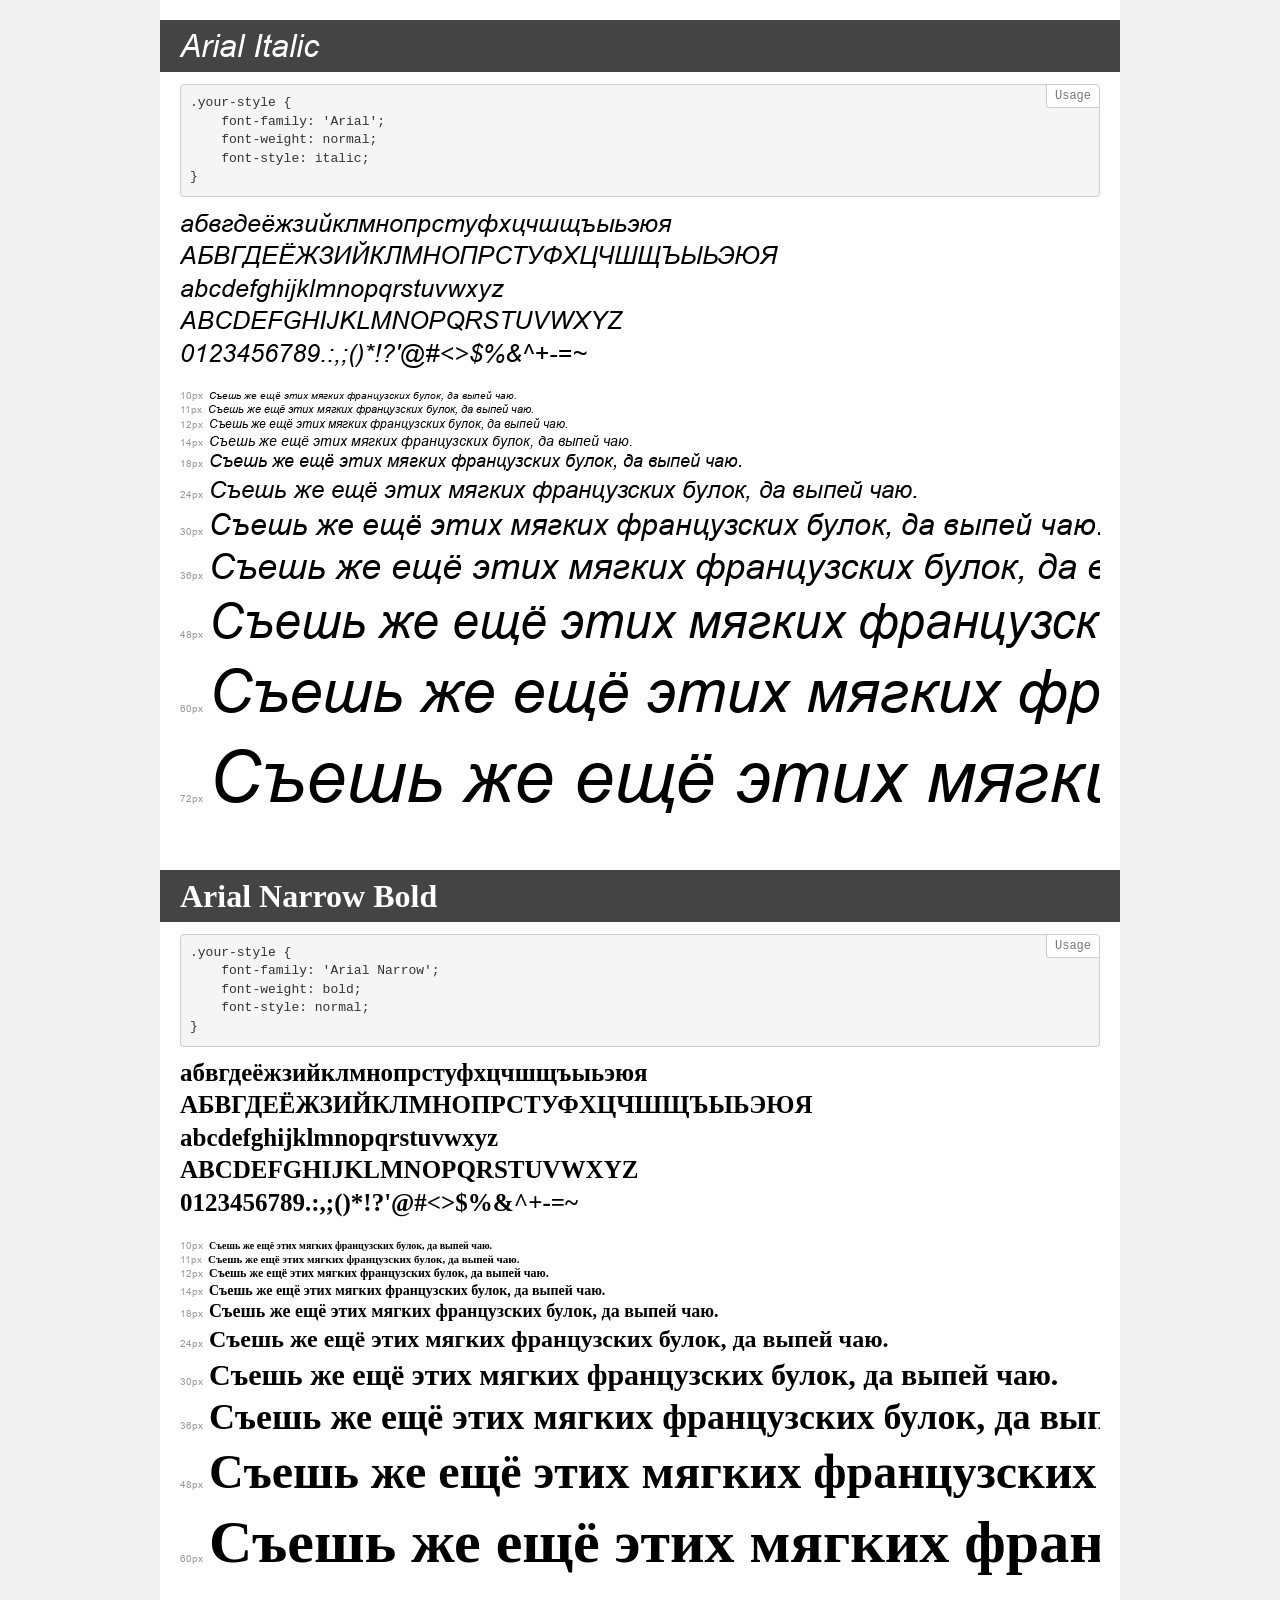
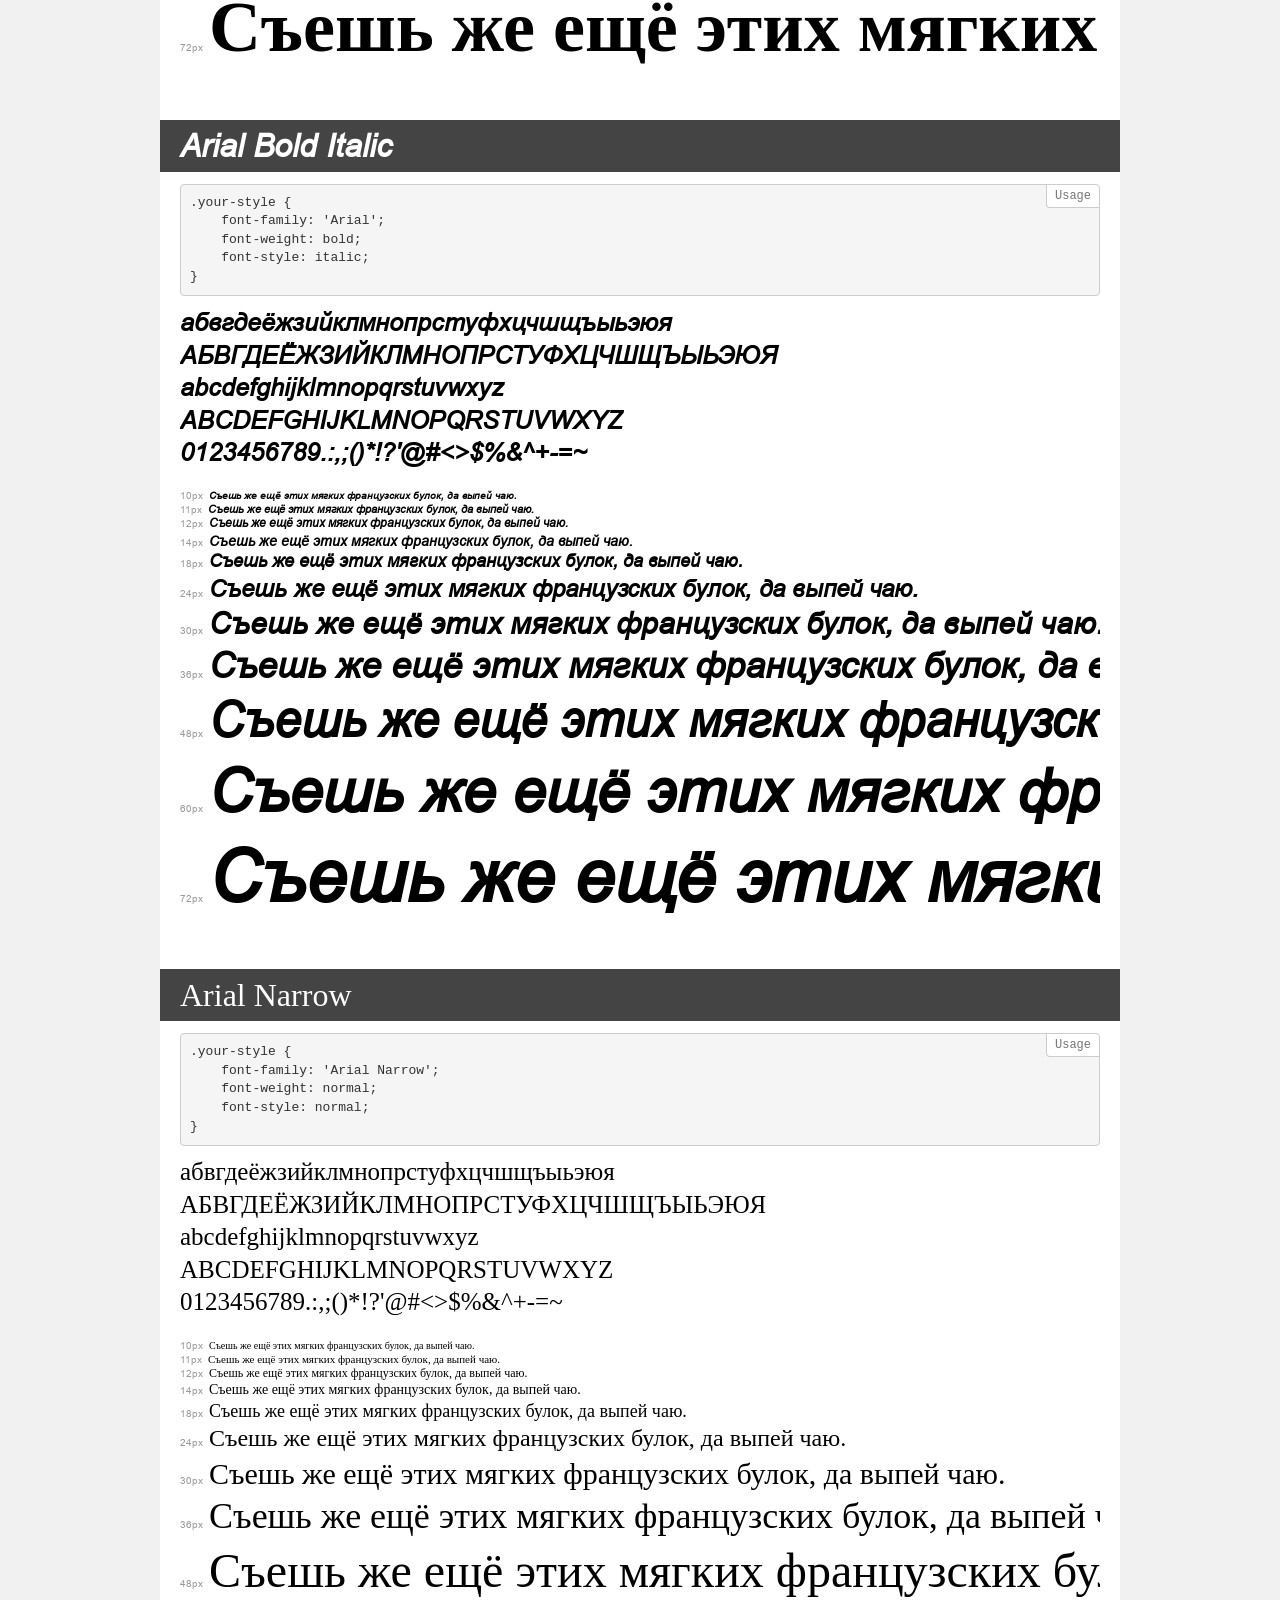
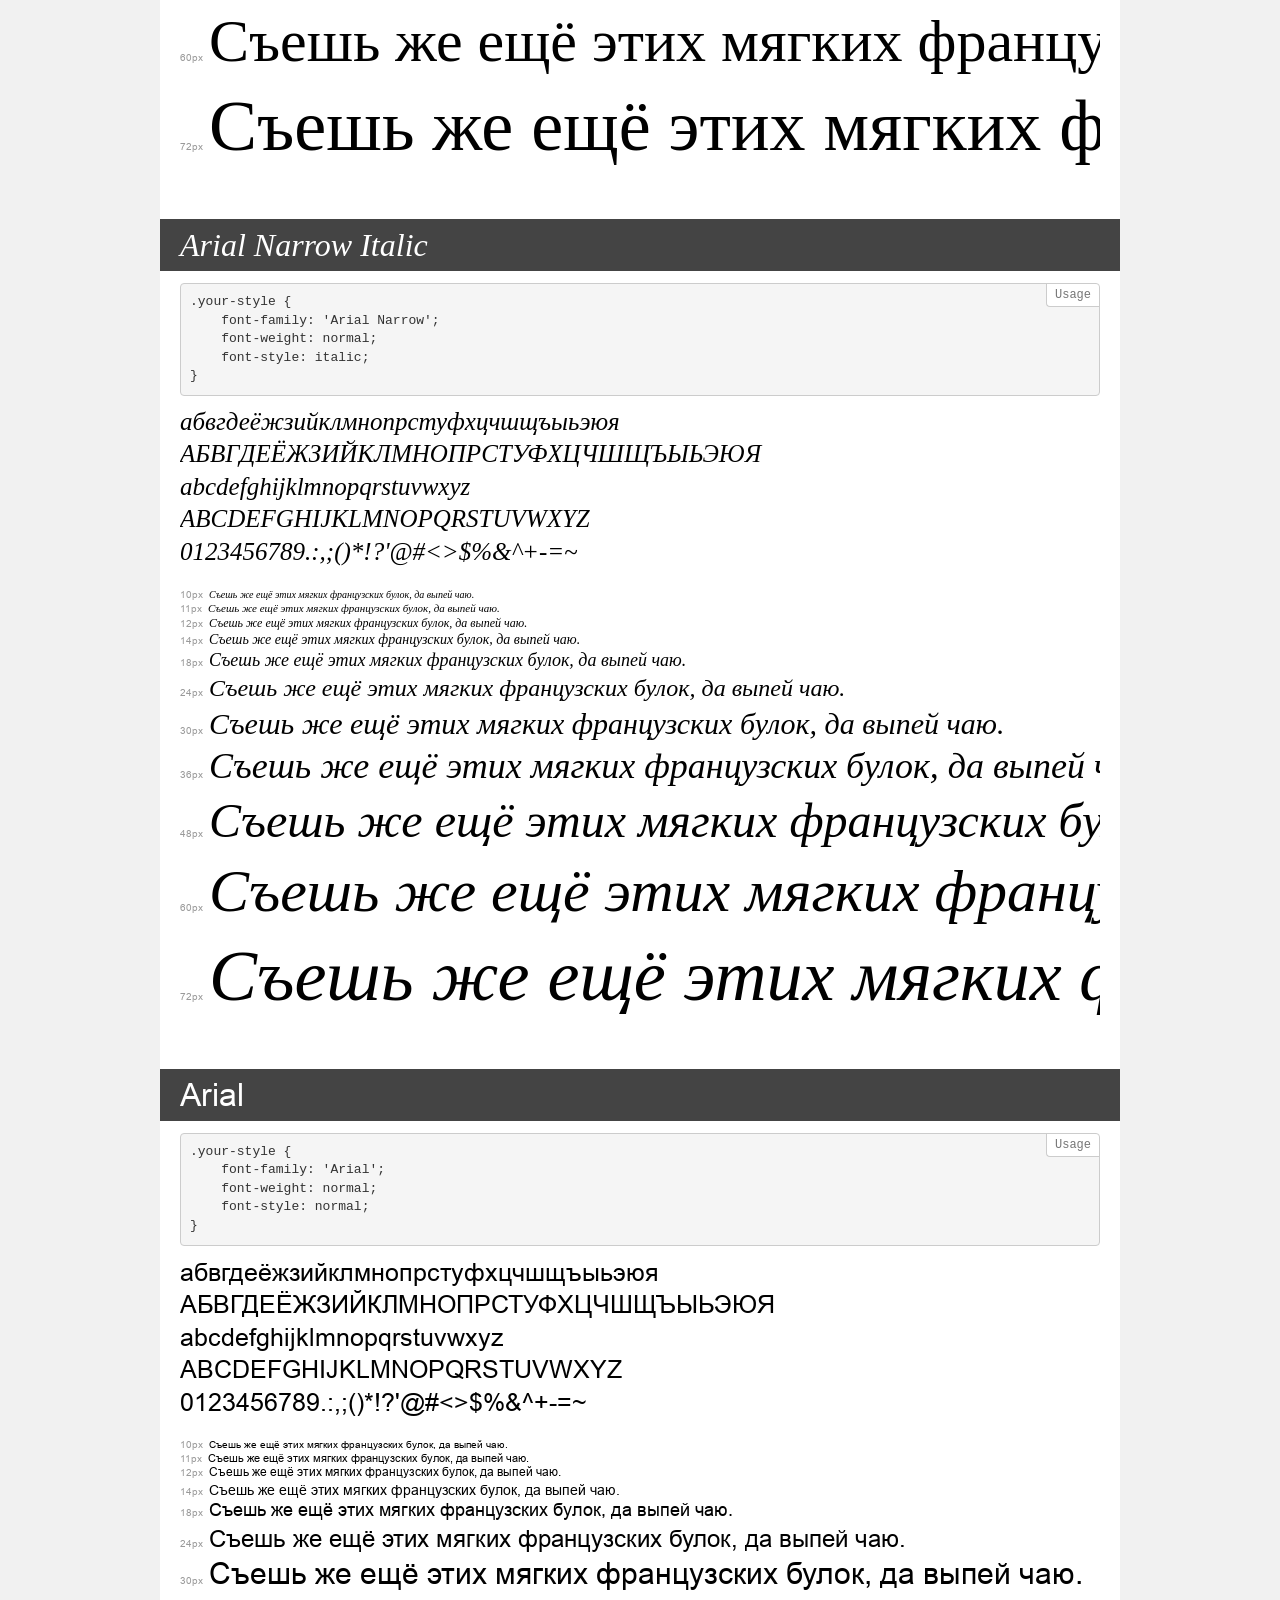
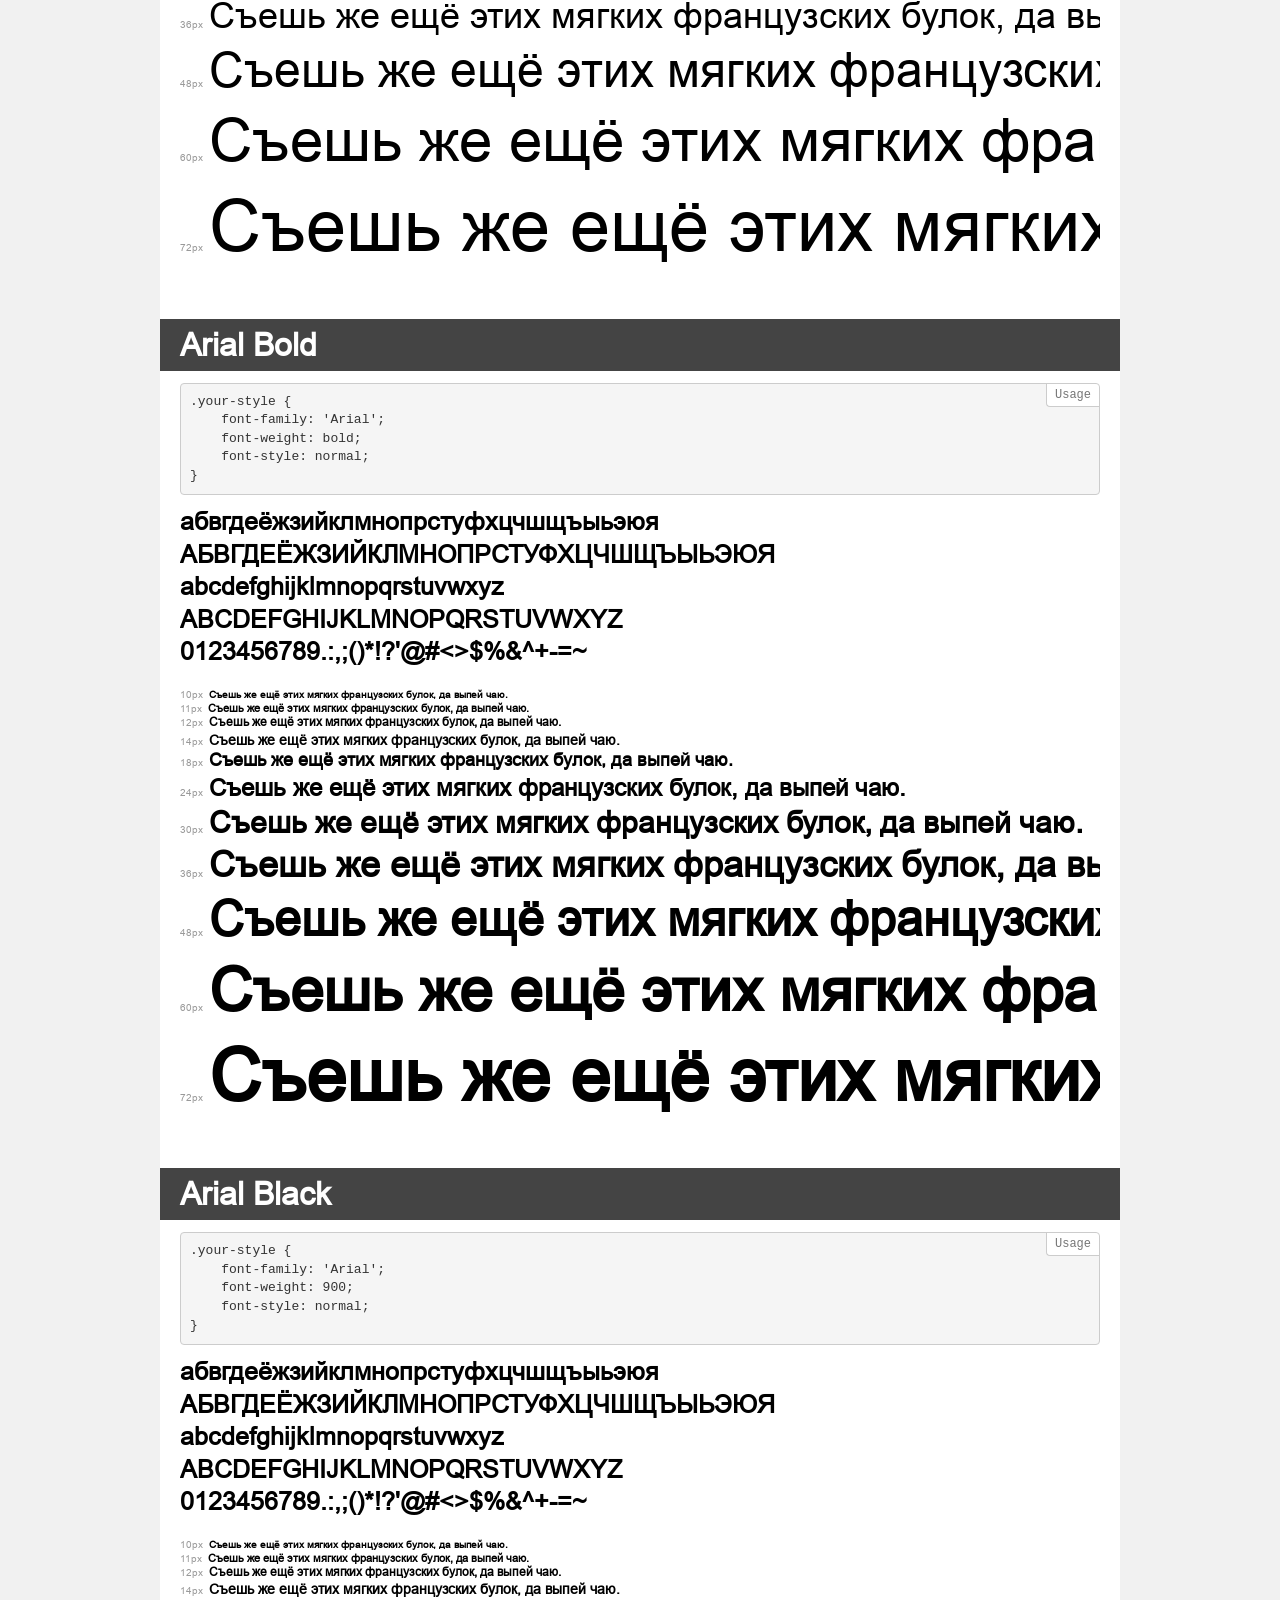
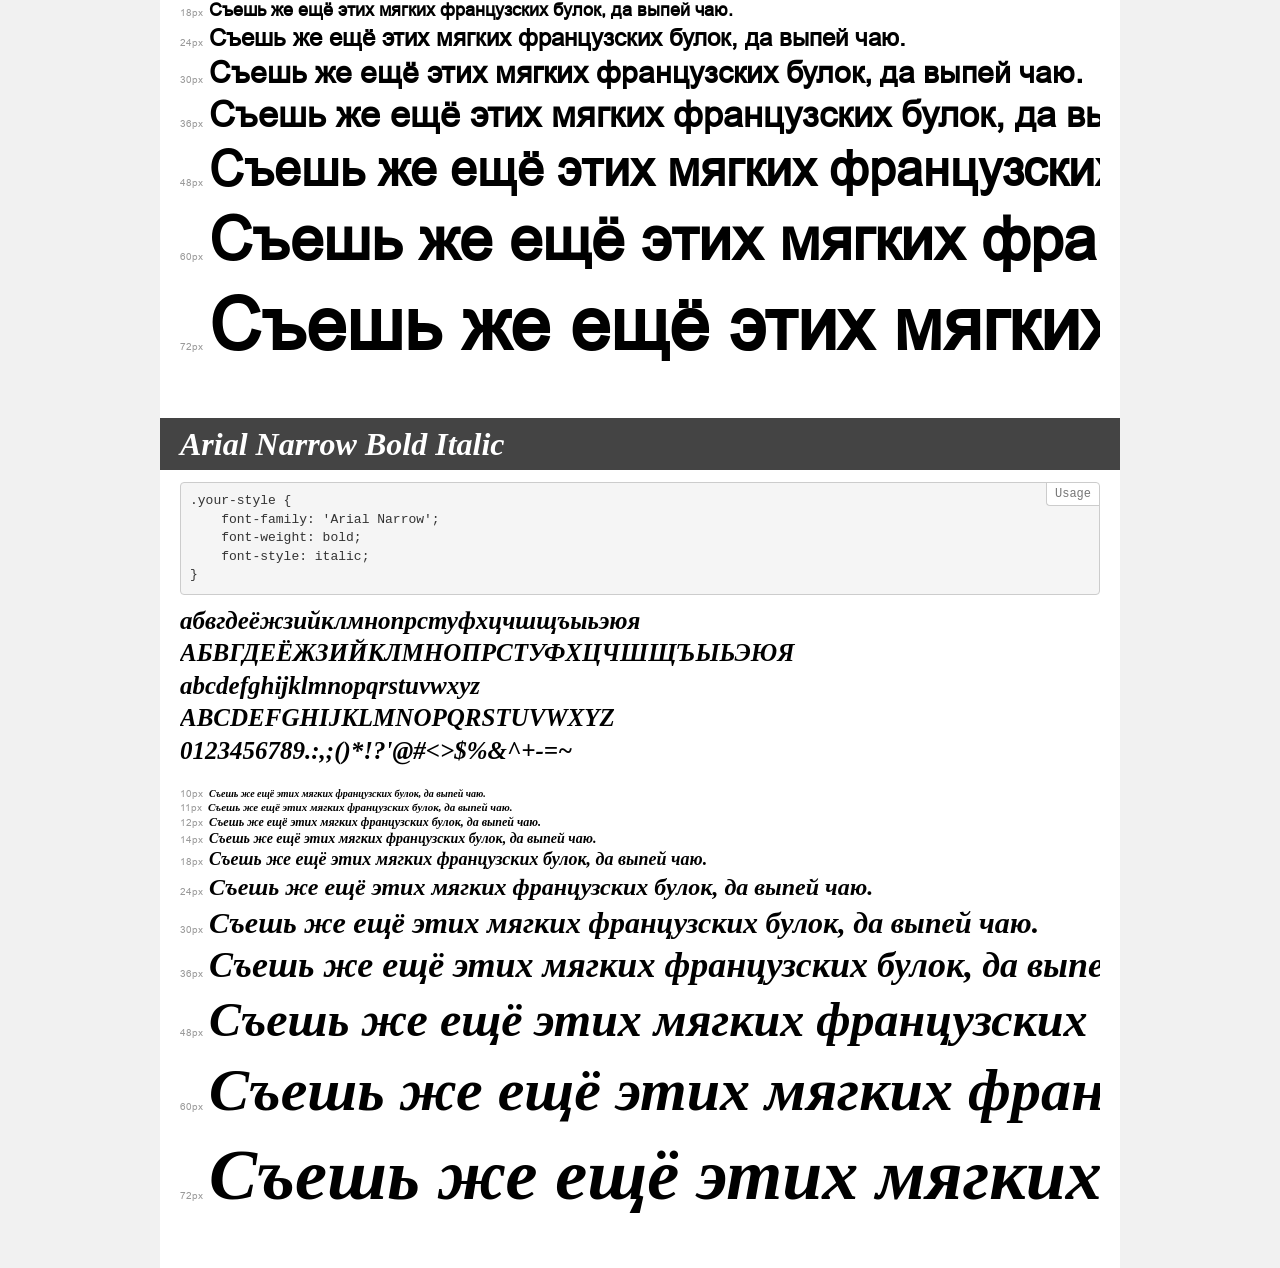
<file: Shelter/assets/fonts/Arial/demo.html>
<!DOCTYPE html>
<html>
<head>
	<meta charset="utf-8">
	<meta http-equiv="X-UA-Compatible" content="IE=edge">
	<meta name="viewport" content="width=device-width, initial-scale=1">
	<meta name="robots" content="noindex, noarchive">
	<title>Transfonter demo</title>
	<link href="stylesheet.css" rel="stylesheet">
	<style>
		/*
		http://meyerweb.com/eric/tools/css/reset/
		v2.0 | 20110126
		License: none (public domain)
		*/
		html, body, div, span, applet, object, iframe,
		h1, h2, h3, h4, h5, h6, p, blockquote, pre,
		a, abbr, acronym, address, big, cite, code,
		del, dfn, em, img, ins, kbd, q, s, samp,
		small, strike, strong, sub, sup, tt, var,
		b, u, i, center,
		dl, dt, dd, ol, ul, li,
		fieldset, form, label, legend,
		table, caption, tbody, tfoot, thead, tr, th, td,
		article, aside, canvas, details, embed,
		figure, figcaption, footer, header, hgroup,
		menu, nav, output, ruby, section, summary,
		time, mark, audio, video {
			margin: 0;
			padding: 0;
			border: 0;
			font-size: 100%;
			font: inherit;
			vertical-align: baseline;
		}
		/* HTML5 display-role reset for older browsers */
		article, aside, details, figcaption, figure,
		footer, header, hgroup, menu, nav, section {
			display: block;
		}
		body {
			line-height: 1;
		}
		ol, ul {
			list-style: none;
		}
		blockquote, q {
			quotes: none;
		}
		blockquote:before, blockquote:after,
		q:before, q:after {
			content: '';
			content: none;
		}
		table {
			border-collapse: collapse;
			border-spacing: 0;
		}
		/* common styles */
		body {
			background: #f1f1f1;
			color: #000;
		}
		.page {
			background: #fff;
			width: 920px;
			margin: 0 auto;
			padding: 20px 20px 0 20px;
			overflow: hidden;
		}
		.font-container {
			overflow-x: auto;
			overflow-y: hidden;
			margin-bottom: 40px;
			line-height: 1.3;
			white-space: nowrap;
			padding-bottom: 5px;
		}
		h1 {
			position: relative;
			background: #444;
			font-size: 32px;
			color: #fff;
			padding: 10px 20px;
			margin: 0 -20px 12px -20px;
		}
		.letters {
			font-size: 25px;
			margin-bottom: 20px;
		}
		.s10:before {
			content: '10px';
		}
		.s11:before {
			content: '11px';
		}
		.s12:before {
			content: '12px';
		}
		.s14:before {
			content: '14px';
		}
		.s18:before {
			content: '18px';
		}
		.s24:before {
			content: '24px';
		}
		.s30:before {
			content: '30px';
		}
		.s36:before {
			content: '36px';
		}
		.s48:before {
			content: '48px';
		}
		.s60:before {
			content: '60px';
		}
		.s72:before {
			content: '72px';
		}
		.s10:before, .s11:before, .s12:before, .s14:before,
		.s18:before, .s24:before, .s30:before, .s36:before,
		.s48:before, .s60:before, .s72:before {
			font-family: Arial, sans-serif;
			font-size: 10px;
			font-weight: normal;
			font-style: normal;
			color: #999;
			padding-right: 6px;
		}
		pre {
			display: block;
			position: relative;
			padding: 9px;
			margin: 0 0 10px;
			font-family: Monaco, Menlo, Consolas, "Courier New", monospace !important;
			font-size: 13px;
			line-height: 1.428571429;
			color: #333;
			font-weight: normal !important;
			font-style: normal !important;
			background-color: #f5f5f5;
			border: 1px solid #ccc;
			overflow-x: auto;
			border-radius: 4px;
		}
		pre:after {
			display: block;
			position: absolute;
			right: 0;
			top: 0;
			content: 'Usage';
			line-height: 1;
			padding: 5px 8px;
			font-size: 12px;
			color: #767676;
			background-color: #fff;
			border: 1px solid #ccc;
			border-right: none;
			border-top: none;
			border-radius: 0 4px 0 4px;
			z-index: 10;
		}
		/* responsive */
		@media (max-width: 959px) {
			.page {
				width: auto;
				margin: 0;
			}
		}
	</style>
</head>
<body>
<div class="page">
	<div class="demo" style="font-family: 'Arial'; font-weight: normal; font-style: italic;">
		<h1>Arial Italic</h1>
		<pre>.your-style {
    font-family: 'Arial';
    font-weight: normal;
    font-style: italic;
}</pre>
		<div class="font-container">
			<p class="letters">
				абвгдеёжзийклмнопрстуфхцчшщъыьэюя <br />
				АБВГДЕЁЖЗИЙКЛМНОПРСТУФХЦЧШЩЪЫЬЭЮЯ <br />
				abcdefghijklmnopqrstuvwxyz <br />
				ABCDEFGHIJKLMNOPQRSTUVWXYZ <br />				0123456789.:,;()*!?'@#<>$%&^+-=~
			</p>
			<p class="s10" style="font-size: 10px;">Съешь же ещё этих мягких французских булок, да выпей чаю.</p>
			<p class="s11" style="font-size: 11px;">Съешь же ещё этих мягких французских булок, да выпей чаю.</p>
			<p class="s12" style="font-size: 12px;">Съешь же ещё этих мягких французских булок, да выпей чаю.</p>
			<p class="s14" style="font-size: 14px;">Съешь же ещё этих мягких французских булок, да выпей чаю.</p>
			<p class="s18" style="font-size: 18px;">Съешь же ещё этих мягких французских булок, да выпей чаю.</p>
			<p class="s24" style="font-size: 24px;">Съешь же ещё этих мягких французских булок, да выпей чаю.</p>
			<p class="s30" style="font-size: 30px;">Съешь же ещё этих мягких французских булок, да выпей чаю.</p>
			<p class="s36" style="font-size: 36px;">Съешь же ещё этих мягких французских булок, да выпей чаю.</p>
			<p class="s48" style="font-size: 48px;">Съешь же ещё этих мягких французских булок, да выпей чаю.</p>
			<p class="s60" style="font-size: 60px;">Съешь же ещё этих мягких французских булок, да выпей чаю.</p>
			<p class="s72" style="font-size: 72px;">Съешь же ещё этих мягких французских булок, да выпей чаю.</p>
		</div>
	</div>
	<div class="demo" style="font-family: 'Arial Narrow'; font-weight: bold; font-style: normal;">
		<h1>Arial Narrow Bold</h1>
		<pre>.your-style {
    font-family: 'Arial Narrow';
    font-weight: bold;
    font-style: normal;
}</pre>
		<div class="font-container">
			<p class="letters">
				абвгдеёжзийклмнопрстуфхцчшщъыьэюя <br />
				АБВГДЕЁЖЗИЙКЛМНОПРСТУФХЦЧШЩЪЫЬЭЮЯ <br />
				abcdefghijklmnopqrstuvwxyz <br />
				ABCDEFGHIJKLMNOPQRSTUVWXYZ <br />				0123456789.:,;()*!?'@#<>$%&^+-=~
			</p>
			<p class="s10" style="font-size: 10px;">Съешь же ещё этих мягких французских булок, да выпей чаю.</p>
			<p class="s11" style="font-size: 11px;">Съешь же ещё этих мягких французских булок, да выпей чаю.</p>
			<p class="s12" style="font-size: 12px;">Съешь же ещё этих мягких французских булок, да выпей чаю.</p>
			<p class="s14" style="font-size: 14px;">Съешь же ещё этих мягких французских булок, да выпей чаю.</p>
			<p class="s18" style="font-size: 18px;">Съешь же ещё этих мягких французских булок, да выпей чаю.</p>
			<p class="s24" style="font-size: 24px;">Съешь же ещё этих мягких французских булок, да выпей чаю.</p>
			<p class="s30" style="font-size: 30px;">Съешь же ещё этих мягких французских булок, да выпей чаю.</p>
			<p class="s36" style="font-size: 36px;">Съешь же ещё этих мягких французских булок, да выпей чаю.</p>
			<p class="s48" style="font-size: 48px;">Съешь же ещё этих мягких французских булок, да выпей чаю.</p>
			<p class="s60" style="font-size: 60px;">Съешь же ещё этих мягких французских булок, да выпей чаю.</p>
			<p class="s72" style="font-size: 72px;">Съешь же ещё этих мягких французских булок, да выпей чаю.</p>
		</div>
	</div>
	<div class="demo" style="font-family: 'Arial'; font-weight: bold; font-style: italic;">
		<h1>Arial Bold Italic</h1>
		<pre>.your-style {
    font-family: 'Arial';
    font-weight: bold;
    font-style: italic;
}</pre>
		<div class="font-container">
			<p class="letters">
				абвгдеёжзийклмнопрстуфхцчшщъыьэюя <br />
				АБВГДЕЁЖЗИЙКЛМНОПРСТУФХЦЧШЩЪЫЬЭЮЯ <br />
				abcdefghijklmnopqrstuvwxyz <br />
				ABCDEFGHIJKLMNOPQRSTUVWXYZ <br />				0123456789.:,;()*!?'@#<>$%&^+-=~
			</p>
			<p class="s10" style="font-size: 10px;">Съешь же ещё этих мягких французских булок, да выпей чаю.</p>
			<p class="s11" style="font-size: 11px;">Съешь же ещё этих мягких французских булок, да выпей чаю.</p>
			<p class="s12" style="font-size: 12px;">Съешь же ещё этих мягких французских булок, да выпей чаю.</p>
			<p class="s14" style="font-size: 14px;">Съешь же ещё этих мягких французских булок, да выпей чаю.</p>
			<p class="s18" style="font-size: 18px;">Съешь же ещё этих мягких французских булок, да выпей чаю.</p>
			<p class="s24" style="font-size: 24px;">Съешь же ещё этих мягких французских булок, да выпей чаю.</p>
			<p class="s30" style="font-size: 30px;">Съешь же ещё этих мягких французских булок, да выпей чаю.</p>
			<p class="s36" style="font-size: 36px;">Съешь же ещё этих мягких французских булок, да выпей чаю.</p>
			<p class="s48" style="font-size: 48px;">Съешь же ещё этих мягких французских булок, да выпей чаю.</p>
			<p class="s60" style="font-size: 60px;">Съешь же ещё этих мягких французских булок, да выпей чаю.</p>
			<p class="s72" style="font-size: 72px;">Съешь же ещё этих мягких французских булок, да выпей чаю.</p>
		</div>
	</div>
	<div class="demo" style="font-family: 'Arial Narrow'; font-weight: normal; font-style: normal;">
		<h1>Arial Narrow</h1>
		<pre>.your-style {
    font-family: 'Arial Narrow';
    font-weight: normal;
    font-style: normal;
}</pre>
		<div class="font-container">
			<p class="letters">
				абвгдеёжзийклмнопрстуфхцчшщъыьэюя <br />
				АБВГДЕЁЖЗИЙКЛМНОПРСТУФХЦЧШЩЪЫЬЭЮЯ <br />
				abcdefghijklmnopqrstuvwxyz <br />
				ABCDEFGHIJKLMNOPQRSTUVWXYZ <br />				0123456789.:,;()*!?'@#<>$%&^+-=~
			</p>
			<p class="s10" style="font-size: 10px;">Съешь же ещё этих мягких французских булок, да выпей чаю.</p>
			<p class="s11" style="font-size: 11px;">Съешь же ещё этих мягких французских булок, да выпей чаю.</p>
			<p class="s12" style="font-size: 12px;">Съешь же ещё этих мягких французских булок, да выпей чаю.</p>
			<p class="s14" style="font-size: 14px;">Съешь же ещё этих мягких французских булок, да выпей чаю.</p>
			<p class="s18" style="font-size: 18px;">Съешь же ещё этих мягких французских булок, да выпей чаю.</p>
			<p class="s24" style="font-size: 24px;">Съешь же ещё этих мягких французских булок, да выпей чаю.</p>
			<p class="s30" style="font-size: 30px;">Съешь же ещё этих мягких французских булок, да выпей чаю.</p>
			<p class="s36" style="font-size: 36px;">Съешь же ещё этих мягких французских булок, да выпей чаю.</p>
			<p class="s48" style="font-size: 48px;">Съешь же ещё этих мягких французских булок, да выпей чаю.</p>
			<p class="s60" style="font-size: 60px;">Съешь же ещё этих мягких французских булок, да выпей чаю.</p>
			<p class="s72" style="font-size: 72px;">Съешь же ещё этих мягких французских булок, да выпей чаю.</p>
		</div>
	</div>
	<div class="demo" style="font-family: 'Arial Narrow'; font-weight: normal; font-style: italic;">
		<h1>Arial Narrow Italic</h1>
		<pre>.your-style {
    font-family: 'Arial Narrow';
    font-weight: normal;
    font-style: italic;
}</pre>
		<div class="font-container">
			<p class="letters">
				абвгдеёжзийклмнопрстуфхцчшщъыьэюя <br />
				АБВГДЕЁЖЗИЙКЛМНОПРСТУФХЦЧШЩЪЫЬЭЮЯ <br />
				abcdefghijklmnopqrstuvwxyz <br />
				ABCDEFGHIJKLMNOPQRSTUVWXYZ <br />				0123456789.:,;()*!?'@#<>$%&^+-=~
			</p>
			<p class="s10" style="font-size: 10px;">Съешь же ещё этих мягких французских булок, да выпей чаю.</p>
			<p class="s11" style="font-size: 11px;">Съешь же ещё этих мягких французских булок, да выпей чаю.</p>
			<p class="s12" style="font-size: 12px;">Съешь же ещё этих мягких французских булок, да выпей чаю.</p>
			<p class="s14" style="font-size: 14px;">Съешь же ещё этих мягких французских булок, да выпей чаю.</p>
			<p class="s18" style="font-size: 18px;">Съешь же ещё этих мягких французских булок, да выпей чаю.</p>
			<p class="s24" style="font-size: 24px;">Съешь же ещё этих мягких французских булок, да выпей чаю.</p>
			<p class="s30" style="font-size: 30px;">Съешь же ещё этих мягких французских булок, да выпей чаю.</p>
			<p class="s36" style="font-size: 36px;">Съешь же ещё этих мягких французских булок, да выпей чаю.</p>
			<p class="s48" style="font-size: 48px;">Съешь же ещё этих мягких французских булок, да выпей чаю.</p>
			<p class="s60" style="font-size: 60px;">Съешь же ещё этих мягких французских булок, да выпей чаю.</p>
			<p class="s72" style="font-size: 72px;">Съешь же ещё этих мягких французских булок, да выпей чаю.</p>
		</div>
	</div>
	<div class="demo" style="font-family: 'Arial'; font-weight: normal; font-style: normal;">
		<h1>Arial</h1>
		<pre>.your-style {
    font-family: 'Arial';
    font-weight: normal;
    font-style: normal;
}</pre>
		<div class="font-container">
			<p class="letters">
				абвгдеёжзийклмнопрстуфхцчшщъыьэюя <br />
				АБВГДЕЁЖЗИЙКЛМНОПРСТУФХЦЧШЩЪЫЬЭЮЯ <br />
				abcdefghijklmnopqrstuvwxyz <br />
				ABCDEFGHIJKLMNOPQRSTUVWXYZ <br />				0123456789.:,;()*!?'@#<>$%&^+-=~
			</p>
			<p class="s10" style="font-size: 10px;">Съешь же ещё этих мягких французских булок, да выпей чаю.</p>
			<p class="s11" style="font-size: 11px;">Съешь же ещё этих мягких французских булок, да выпей чаю.</p>
			<p class="s12" style="font-size: 12px;">Съешь же ещё этих мягких французских булок, да выпей чаю.</p>
			<p class="s14" style="font-size: 14px;">Съешь же ещё этих мягких французских булок, да выпей чаю.</p>
			<p class="s18" style="font-size: 18px;">Съешь же ещё этих мягких французских булок, да выпей чаю.</p>
			<p class="s24" style="font-size: 24px;">Съешь же ещё этих мягких французских булок, да выпей чаю.</p>
			<p class="s30" style="font-size: 30px;">Съешь же ещё этих мягких французских булок, да выпей чаю.</p>
			<p class="s36" style="font-size: 36px;">Съешь же ещё этих мягких французских булок, да выпей чаю.</p>
			<p class="s48" style="font-size: 48px;">Съешь же ещё этих мягких французских булок, да выпей чаю.</p>
			<p class="s60" style="font-size: 60px;">Съешь же ещё этих мягких французских булок, да выпей чаю.</p>
			<p class="s72" style="font-size: 72px;">Съешь же ещё этих мягких французских булок, да выпей чаю.</p>
		</div>
	</div>
	<div class="demo" style="font-family: 'Arial'; font-weight: bold; font-style: normal;">
		<h1>Arial Bold</h1>
		<pre>.your-style {
    font-family: 'Arial';
    font-weight: bold;
    font-style: normal;
}</pre>
		<div class="font-container">
			<p class="letters">
				абвгдеёжзийклмнопрстуфхцчшщъыьэюя <br />
				АБВГДЕЁЖЗИЙКЛМНОПРСТУФХЦЧШЩЪЫЬЭЮЯ <br />
				abcdefghijklmnopqrstuvwxyz <br />
				ABCDEFGHIJKLMNOPQRSTUVWXYZ <br />				0123456789.:,;()*!?'@#<>$%&^+-=~
			</p>
			<p class="s10" style="font-size: 10px;">Съешь же ещё этих мягких французских булок, да выпей чаю.</p>
			<p class="s11" style="font-size: 11px;">Съешь же ещё этих мягких французских булок, да выпей чаю.</p>
			<p class="s12" style="font-size: 12px;">Съешь же ещё этих мягких французских булок, да выпей чаю.</p>
			<p class="s14" style="font-size: 14px;">Съешь же ещё этих мягких французских булок, да выпей чаю.</p>
			<p class="s18" style="font-size: 18px;">Съешь же ещё этих мягких французских булок, да выпей чаю.</p>
			<p class="s24" style="font-size: 24px;">Съешь же ещё этих мягких французских булок, да выпей чаю.</p>
			<p class="s30" style="font-size: 30px;">Съешь же ещё этих мягких французских булок, да выпей чаю.</p>
			<p class="s36" style="font-size: 36px;">Съешь же ещё этих мягких французских булок, да выпей чаю.</p>
			<p class="s48" style="font-size: 48px;">Съешь же ещё этих мягких французских булок, да выпей чаю.</p>
			<p class="s60" style="font-size: 60px;">Съешь же ещё этих мягких французских булок, да выпей чаю.</p>
			<p class="s72" style="font-size: 72px;">Съешь же ещё этих мягких французских булок, да выпей чаю.</p>
		</div>
	</div>
	<div class="demo" style="font-family: 'Arial'; font-weight: 900; font-style: normal;">
		<h1>Arial Black</h1>
		<pre>.your-style {
    font-family: 'Arial';
    font-weight: 900;
    font-style: normal;
}</pre>
		<div class="font-container">
			<p class="letters">
				абвгдеёжзийклмнопрстуфхцчшщъыьэюя <br />
				АБВГДЕЁЖЗИЙКЛМНОПРСТУФХЦЧШЩЪЫЬЭЮЯ <br />
				abcdefghijklmnopqrstuvwxyz <br />
				ABCDEFGHIJKLMNOPQRSTUVWXYZ <br />				0123456789.:,;()*!?'@#<>$%&^+-=~
			</p>
			<p class="s10" style="font-size: 10px;">Съешь же ещё этих мягких французских булок, да выпей чаю.</p>
			<p class="s11" style="font-size: 11px;">Съешь же ещё этих мягких французских булок, да выпей чаю.</p>
			<p class="s12" style="font-size: 12px;">Съешь же ещё этих мягких французских булок, да выпей чаю.</p>
			<p class="s14" style="font-size: 14px;">Съешь же ещё этих мягких французских булок, да выпей чаю.</p>
			<p class="s18" style="font-size: 18px;">Съешь же ещё этих мягких французских булок, да выпей чаю.</p>
			<p class="s24" style="font-size: 24px;">Съешь же ещё этих мягких французских булок, да выпей чаю.</p>
			<p class="s30" style="font-size: 30px;">Съешь же ещё этих мягких французских булок, да выпей чаю.</p>
			<p class="s36" style="font-size: 36px;">Съешь же ещё этих мягких французских булок, да выпей чаю.</p>
			<p class="s48" style="font-size: 48px;">Съешь же ещё этих мягких французских булок, да выпей чаю.</p>
			<p class="s60" style="font-size: 60px;">Съешь же ещё этих мягких французских булок, да выпей чаю.</p>
			<p class="s72" style="font-size: 72px;">Съешь же ещё этих мягких французских булок, да выпей чаю.</p>
		</div>
	</div>
	<div class="demo" style="font-family: 'Arial Narrow'; font-weight: bold; font-style: italic;">
		<h1>Arial Narrow Bold Italic</h1>
		<pre>.your-style {
    font-family: 'Arial Narrow';
    font-weight: bold;
    font-style: italic;
}</pre>
		<div class="font-container">
			<p class="letters">
				абвгдеёжзийклмнопрстуфхцчшщъыьэюя <br />
				АБВГДЕЁЖЗИЙКЛМНОПРСТУФХЦЧШЩЪЫЬЭЮЯ <br />
				abcdefghijklmnopqrstuvwxyz <br />
				ABCDEFGHIJKLMNOPQRSTUVWXYZ <br />				0123456789.:,;()*!?'@#<>$%&^+-=~
			</p>
			<p class="s10" style="font-size: 10px;">Съешь же ещё этих мягких французских булок, да выпей чаю.</p>
			<p class="s11" style="font-size: 11px;">Съешь же ещё этих мягких французских булок, да выпей чаю.</p>
			<p class="s12" style="font-size: 12px;">Съешь же ещё этих мягких французских булок, да выпей чаю.</p>
			<p class="s14" style="font-size: 14px;">Съешь же ещё этих мягких французских булок, да выпей чаю.</p>
			<p class="s18" style="font-size: 18px;">Съешь же ещё этих мягких французских булок, да выпей чаю.</p>
			<p class="s24" style="font-size: 24px;">Съешь же ещё этих мягких французских булок, да выпей чаю.</p>
			<p class="s30" style="font-size: 30px;">Съешь же ещё этих мягких французских булок, да выпей чаю.</p>
			<p class="s36" style="font-size: 36px;">Съешь же ещё этих мягких французских булок, да выпей чаю.</p>
			<p class="s48" style="font-size: 48px;">Съешь же ещё этих мягких французских булок, да выпей чаю.</p>
			<p class="s60" style="font-size: 60px;">Съешь же ещё этих мягких французских булок, да выпей чаю.</p>
			<p class="s72" style="font-size: 72px;">Съешь же ещё этих мягких французских булок, да выпей чаю.</p>
		</div>
	</div>
</div>
</body>
</html>
</file>
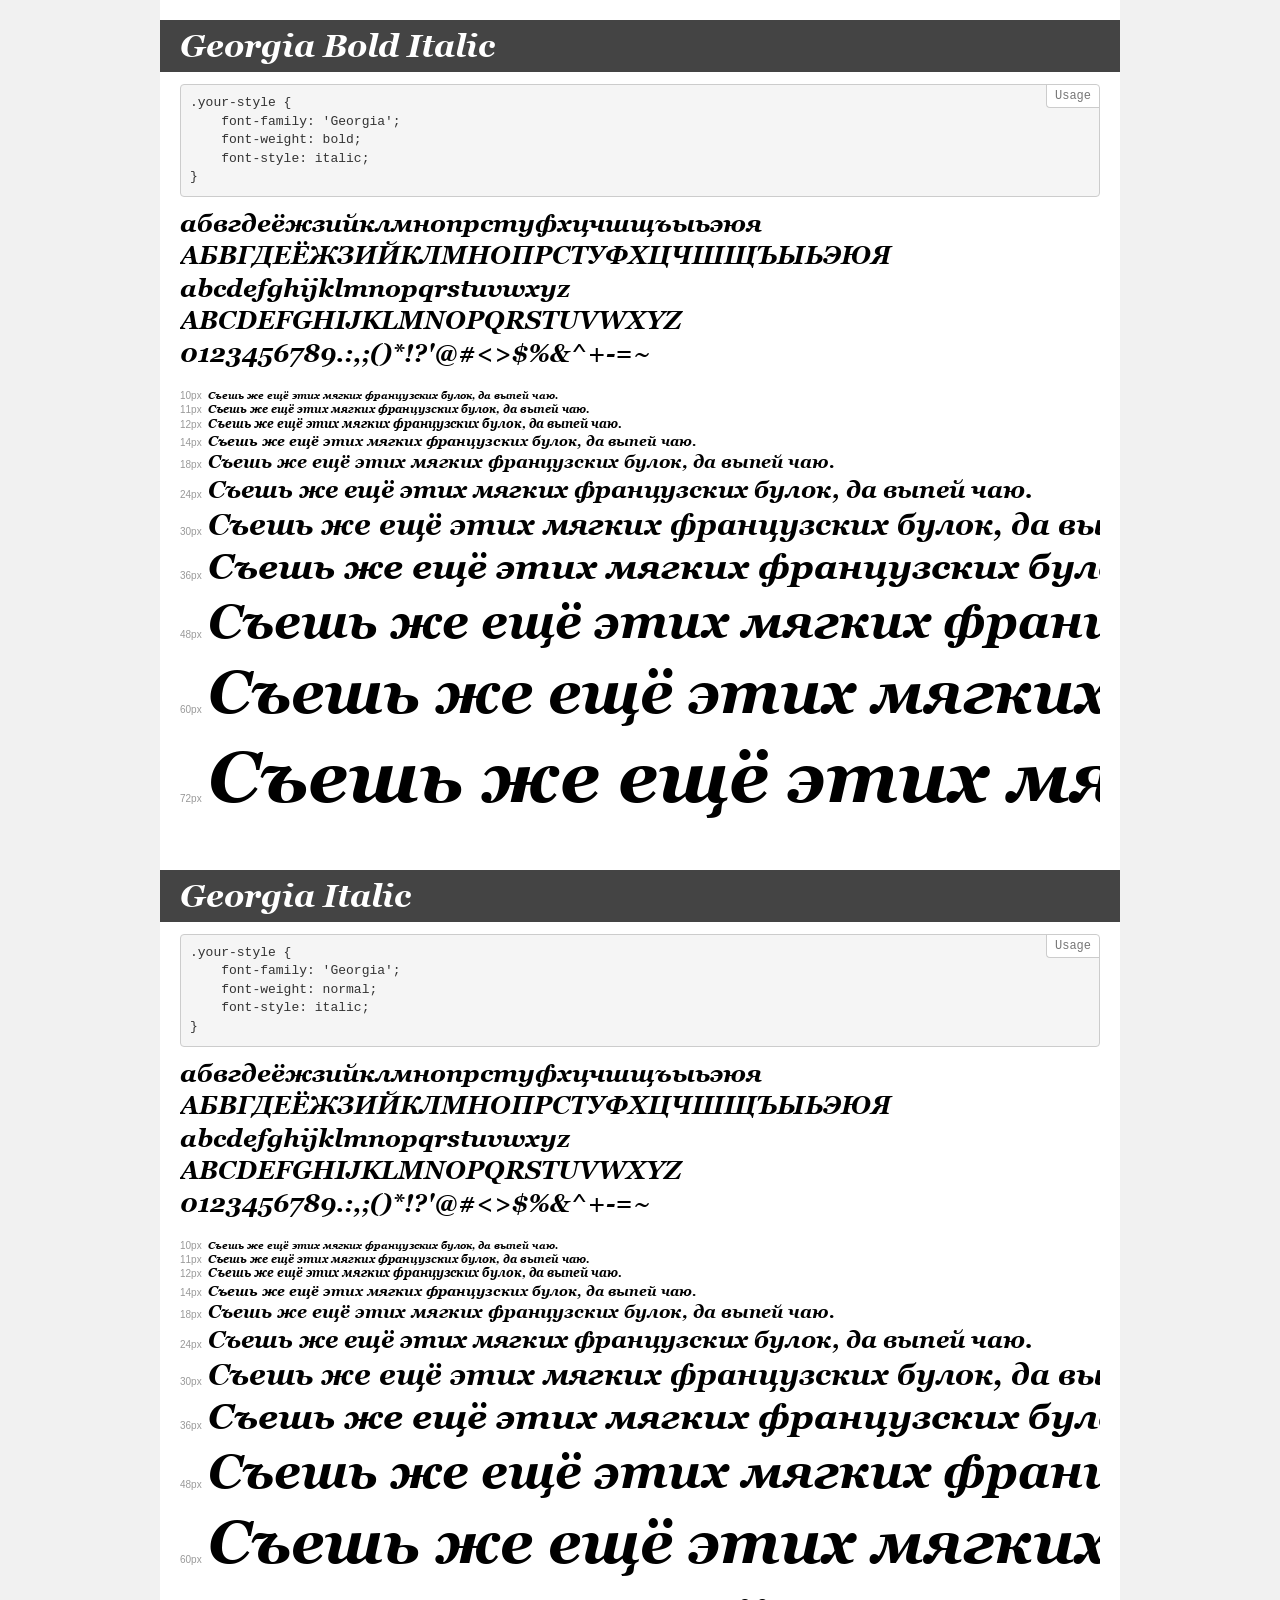
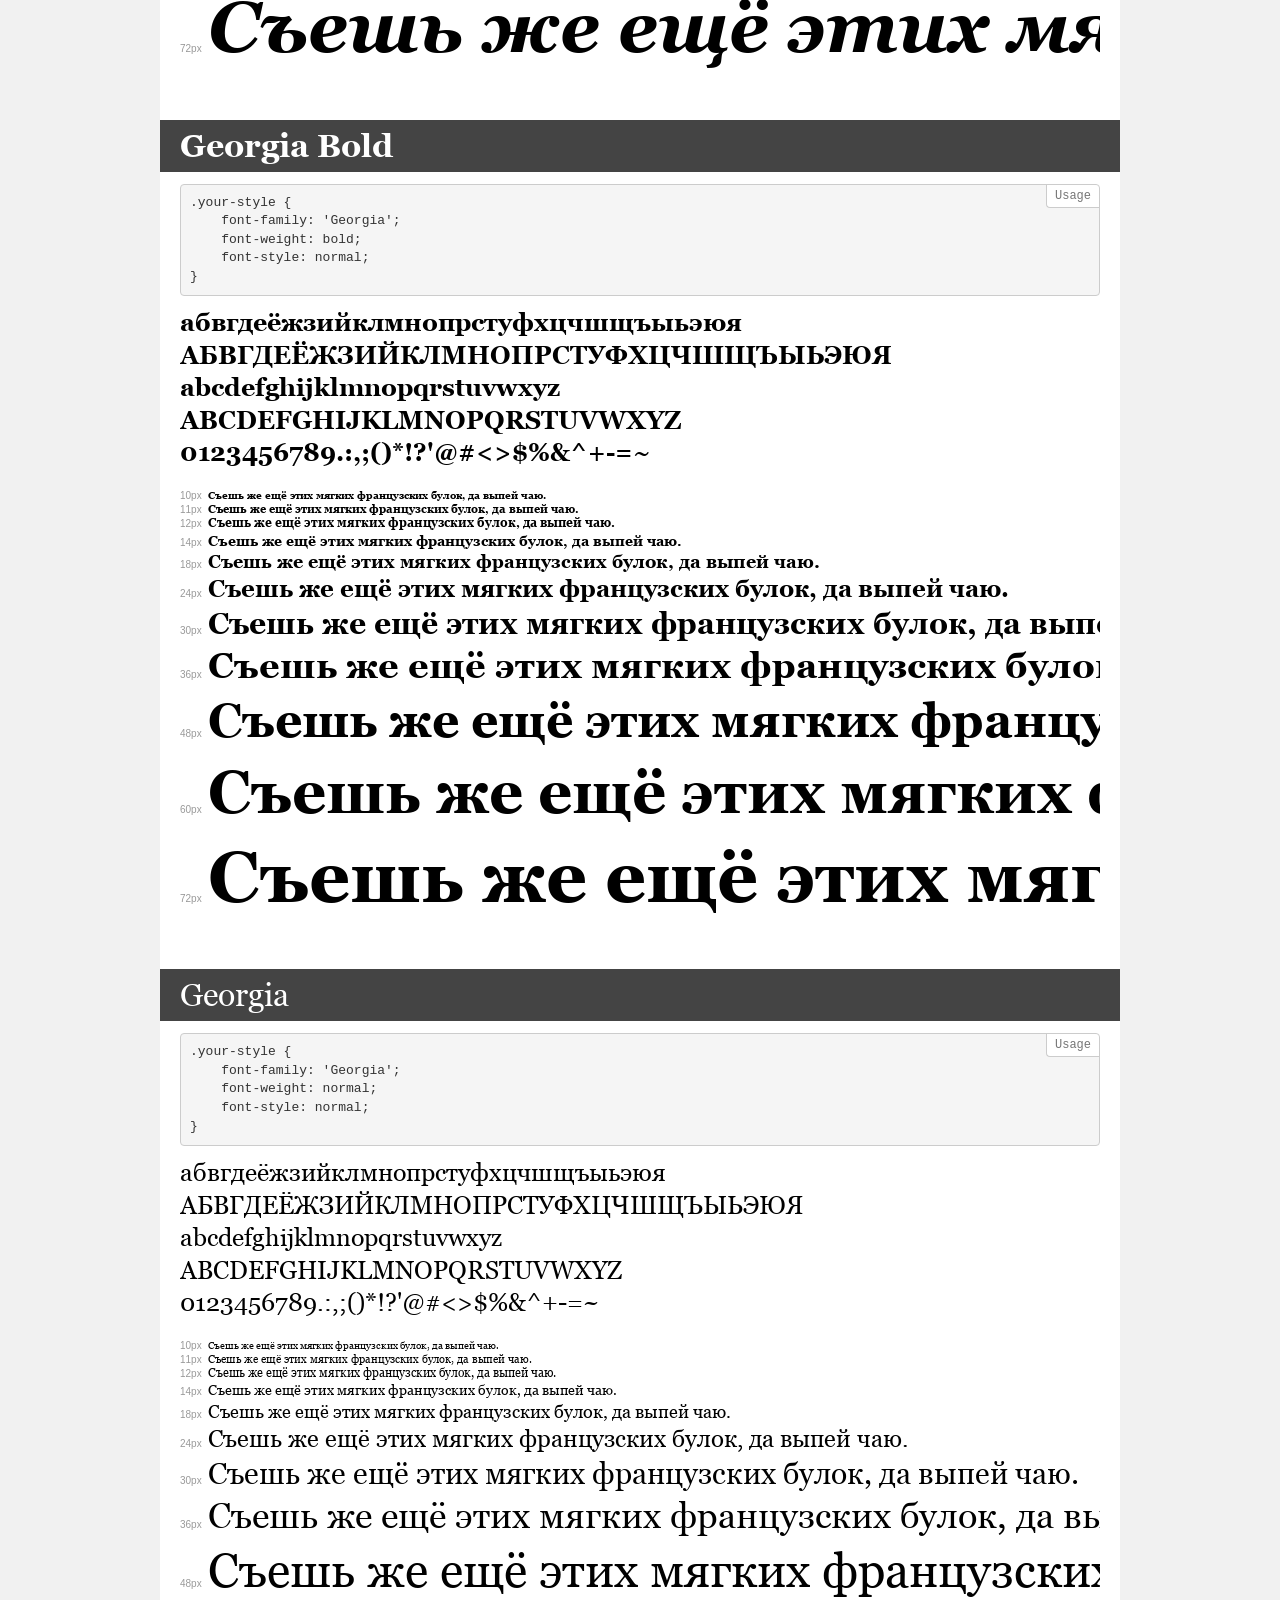
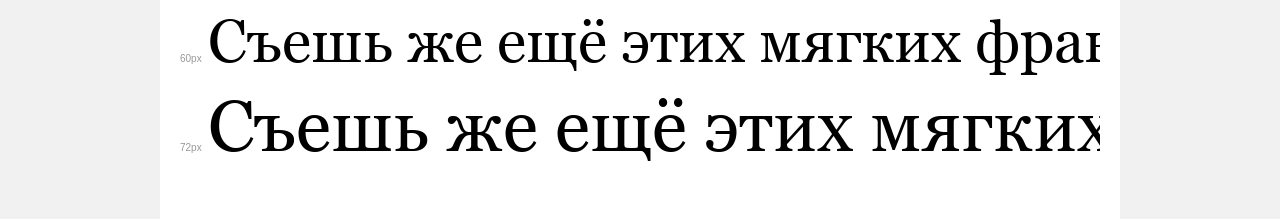
<file: Shelter/assets/fonts/Georgia/demo.html>
<!DOCTYPE html>
<html>
<head>
	<meta charset="utf-8">
	<meta http-equiv="X-UA-Compatible" content="IE=edge">
	<meta name="viewport" content="width=device-width, initial-scale=1">
	<meta name="robots" content="noindex, noarchive">
	<title>Transfonter demo</title>
	<link href="stylesheet.css" rel="stylesheet">
	<style>
		/*
		http://meyerweb.com/eric/tools/css/reset/
		v2.0 | 20110126
		License: none (public domain)
		*/
		html, body, div, span, applet, object, iframe,
		h1, h2, h3, h4, h5, h6, p, blockquote, pre,
		a, abbr, acronym, address, big, cite, code,
		del, dfn, em, img, ins, kbd, q, s, samp,
		small, strike, strong, sub, sup, tt, var,
		b, u, i, center,
		dl, dt, dd, ol, ul, li,
		fieldset, form, label, legend,
		table, caption, tbody, tfoot, thead, tr, th, td,
		article, aside, canvas, details, embed,
		figure, figcaption, footer, header, hgroup,
		menu, nav, output, ruby, section, summary,
		time, mark, audio, video {
			margin: 0;
			padding: 0;
			border: 0;
			font-size: 100%;
			font: inherit;
			vertical-align: baseline;
		}
		/* HTML5 display-role reset for older browsers */
		article, aside, details, figcaption, figure,
		footer, header, hgroup, menu, nav, section {
			display: block;
		}
		body {
			line-height: 1;
		}
		ol, ul {
			list-style: none;
		}
		blockquote, q {
			quotes: none;
		}
		blockquote:before, blockquote:after,
		q:before, q:after {
			content: '';
			content: none;
		}
		table {
			border-collapse: collapse;
			border-spacing: 0;
		}
		/* common styles */
		body {
			background: #f1f1f1;
			color: #000;
		}
		.page {
			background: #fff;
			width: 920px;
			margin: 0 auto;
			padding: 20px 20px 0 20px;
			overflow: hidden;
		}
		.font-container {
			overflow-x: auto;
			overflow-y: hidden;
			margin-bottom: 40px;
			line-height: 1.3;
			white-space: nowrap;
			padding-bottom: 5px;
		}
		h1 {
			position: relative;
			background: #444;
			font-size: 32px;
			color: #fff;
			padding: 10px 20px;
			margin: 0 -20px 12px -20px;
		}
		.letters {
			font-size: 25px;
			margin-bottom: 20px;
		}
		.s10:before {
			content: '10px';
		}
		.s11:before {
			content: '11px';
		}
		.s12:before {
			content: '12px';
		}
		.s14:before {
			content: '14px';
		}
		.s18:before {
			content: '18px';
		}
		.s24:before {
			content: '24px';
		}
		.s30:before {
			content: '30px';
		}
		.s36:before {
			content: '36px';
		}
		.s48:before {
			content: '48px';
		}
		.s60:before {
			content: '60px';
		}
		.s72:before {
			content: '72px';
		}
		.s10:before, .s11:before, .s12:before, .s14:before,
		.s18:before, .s24:before, .s30:before, .s36:before,
		.s48:before, .s60:before, .s72:before {
			font-family: Arial, sans-serif;
			font-size: 10px;
			font-weight: normal;
			font-style: normal;
			color: #999;
			padding-right: 6px;
		}
		pre {
			display: block;
			position: relative;
			padding: 9px;
			margin: 0 0 10px;
			font-family: Monaco, Menlo, Consolas, "Courier New", monospace !important;
			font-size: 13px;
			line-height: 1.428571429;
			color: #333;
			font-weight: normal !important;
			font-style: normal !important;
			background-color: #f5f5f5;
			border: 1px solid #ccc;
			overflow-x: auto;
			border-radius: 4px;
		}
		pre:after {
			display: block;
			position: absolute;
			right: 0;
			top: 0;
			content: 'Usage';
			line-height: 1;
			padding: 5px 8px;
			font-size: 12px;
			color: #767676;
			background-color: #fff;
			border: 1px solid #ccc;
			border-right: none;
			border-top: none;
			border-radius: 0 4px 0 4px;
			z-index: 10;
		}
		/* responsive */
		@media (max-width: 959px) {
			.page {
				width: auto;
				margin: 0;
			}
		}
	</style>
</head>
<body>
<div class="page">
	<div class="demo" style="font-family: 'Georgia'; font-weight: bold; font-style: italic;">
		<h1>Georgia Bold Italic</h1>
		<pre>.your-style {
    font-family: 'Georgia';
    font-weight: bold;
    font-style: italic;
}</pre>
		<div class="font-container">
			<p class="letters">
				абвгдеёжзийклмнопрстуфхцчшщъыьэюя <br />
				АБВГДЕЁЖЗИЙКЛМНОПРСТУФХЦЧШЩЪЫЬЭЮЯ <br />
				abcdefghijklmnopqrstuvwxyz <br />
				ABCDEFGHIJKLMNOPQRSTUVWXYZ <br />				0123456789.:,;()*!?'@#<>$%&^+-=~
			</p>
			<p class="s10" style="font-size: 10px;">Съешь же ещё этих мягких французских булок, да выпей чаю.</p>
			<p class="s11" style="font-size: 11px;">Съешь же ещё этих мягких французских булок, да выпей чаю.</p>
			<p class="s12" style="font-size: 12px;">Съешь же ещё этих мягких французских булок, да выпей чаю.</p>
			<p class="s14" style="font-size: 14px;">Съешь же ещё этих мягких французских булок, да выпей чаю.</p>
			<p class="s18" style="font-size: 18px;">Съешь же ещё этих мягких французских булок, да выпей чаю.</p>
			<p class="s24" style="font-size: 24px;">Съешь же ещё этих мягких французских булок, да выпей чаю.</p>
			<p class="s30" style="font-size: 30px;">Съешь же ещё этих мягких французских булок, да выпей чаю.</p>
			<p class="s36" style="font-size: 36px;">Съешь же ещё этих мягких французских булок, да выпей чаю.</p>
			<p class="s48" style="font-size: 48px;">Съешь же ещё этих мягких французских булок, да выпей чаю.</p>
			<p class="s60" style="font-size: 60px;">Съешь же ещё этих мягких французских булок, да выпей чаю.</p>
			<p class="s72" style="font-size: 72px;">Съешь же ещё этих мягких французских булок, да выпей чаю.</p>
		</div>
	</div>
	<div class="demo" style="font-family: 'Georgia'; font-weight: normal; font-style: italic;">
		<h1>Georgia Italic</h1>
		<pre>.your-style {
    font-family: 'Georgia';
    font-weight: normal;
    font-style: italic;
}</pre>
		<div class="font-container">
			<p class="letters">
				абвгдеёжзийклмнопрстуфхцчшщъыьэюя <br />
				АБВГДЕЁЖЗИЙКЛМНОПРСТУФХЦЧШЩЪЫЬЭЮЯ <br />
				abcdefghijklmnopqrstuvwxyz <br />
				ABCDEFGHIJKLMNOPQRSTUVWXYZ <br />				0123456789.:,;()*!?'@#<>$%&^+-=~
			</p>
			<p class="s10" style="font-size: 10px;">Съешь же ещё этих мягких французских булок, да выпей чаю.</p>
			<p class="s11" style="font-size: 11px;">Съешь же ещё этих мягких французских булок, да выпей чаю.</p>
			<p class="s12" style="font-size: 12px;">Съешь же ещё этих мягких французских булок, да выпей чаю.</p>
			<p class="s14" style="font-size: 14px;">Съешь же ещё этих мягких французских булок, да выпей чаю.</p>
			<p class="s18" style="font-size: 18px;">Съешь же ещё этих мягких французских булок, да выпей чаю.</p>
			<p class="s24" style="font-size: 24px;">Съешь же ещё этих мягких французских булок, да выпей чаю.</p>
			<p class="s30" style="font-size: 30px;">Съешь же ещё этих мягких французских булок, да выпей чаю.</p>
			<p class="s36" style="font-size: 36px;">Съешь же ещё этих мягких французских булок, да выпей чаю.</p>
			<p class="s48" style="font-size: 48px;">Съешь же ещё этих мягких французских булок, да выпей чаю.</p>
			<p class="s60" style="font-size: 60px;">Съешь же ещё этих мягких французских булок, да выпей чаю.</p>
			<p class="s72" style="font-size: 72px;">Съешь же ещё этих мягких французских булок, да выпей чаю.</p>
		</div>
	</div>
	<div class="demo" style="font-family: 'Georgia'; font-weight: bold; font-style: normal;">
		<h1>Georgia Bold</h1>
		<pre>.your-style {
    font-family: 'Georgia';
    font-weight: bold;
    font-style: normal;
}</pre>
		<div class="font-container">
			<p class="letters">
				абвгдеёжзийклмнопрстуфхцчшщъыьэюя <br />
				АБВГДЕЁЖЗИЙКЛМНОПРСТУФХЦЧШЩЪЫЬЭЮЯ <br />
				abcdefghijklmnopqrstuvwxyz <br />
				ABCDEFGHIJKLMNOPQRSTUVWXYZ <br />				0123456789.:,;()*!?'@#<>$%&^+-=~
			</p>
			<p class="s10" style="font-size: 10px;">Съешь же ещё этих мягких французских булок, да выпей чаю.</p>
			<p class="s11" style="font-size: 11px;">Съешь же ещё этих мягких французских булок, да выпей чаю.</p>
			<p class="s12" style="font-size: 12px;">Съешь же ещё этих мягких французских булок, да выпей чаю.</p>
			<p class="s14" style="font-size: 14px;">Съешь же ещё этих мягких французских булок, да выпей чаю.</p>
			<p class="s18" style="font-size: 18px;">Съешь же ещё этих мягких французских булок, да выпей чаю.</p>
			<p class="s24" style="font-size: 24px;">Съешь же ещё этих мягких французских булок, да выпей чаю.</p>
			<p class="s30" style="font-size: 30px;">Съешь же ещё этих мягких французских булок, да выпей чаю.</p>
			<p class="s36" style="font-size: 36px;">Съешь же ещё этих мягких французских булок, да выпей чаю.</p>
			<p class="s48" style="font-size: 48px;">Съешь же ещё этих мягких французских булок, да выпей чаю.</p>
			<p class="s60" style="font-size: 60px;">Съешь же ещё этих мягких французских булок, да выпей чаю.</p>
			<p class="s72" style="font-size: 72px;">Съешь же ещё этих мягких французских булок, да выпей чаю.</p>
		</div>
	</div>
	<div class="demo" style="font-family: 'Georgia'; font-weight: normal; font-style: normal;">
		<h1>Georgia</h1>
		<pre>.your-style {
    font-family: 'Georgia';
    font-weight: normal;
    font-style: normal;
}</pre>
		<div class="font-container">
			<p class="letters">
				абвгдеёжзийклмнопрстуфхцчшщъыьэюя <br />
				АБВГДЕЁЖЗИЙКЛМНОПРСТУФХЦЧШЩЪЫЬЭЮЯ <br />
				abcdefghijklmnopqrstuvwxyz <br />
				ABCDEFGHIJKLMNOPQRSTUVWXYZ <br />				0123456789.:,;()*!?'@#<>$%&^+-=~
			</p>
			<p class="s10" style="font-size: 10px;">Съешь же ещё этих мягких французских булок, да выпей чаю.</p>
			<p class="s11" style="font-size: 11px;">Съешь же ещё этих мягких французских булок, да выпей чаю.</p>
			<p class="s12" style="font-size: 12px;">Съешь же ещё этих мягких французских булок, да выпей чаю.</p>
			<p class="s14" style="font-size: 14px;">Съешь же ещё этих мягких французских булок, да выпей чаю.</p>
			<p class="s18" style="font-size: 18px;">Съешь же ещё этих мягких французских булок, да выпей чаю.</p>
			<p class="s24" style="font-size: 24px;">Съешь же ещё этих мягких французских булок, да выпей чаю.</p>
			<p class="s30" style="font-size: 30px;">Съешь же ещё этих мягких французских булок, да выпей чаю.</p>
			<p class="s36" style="font-size: 36px;">Съешь же ещё этих мягких французских булок, да выпей чаю.</p>
			<p class="s48" style="font-size: 48px;">Съешь же ещё этих мягких французских булок, да выпей чаю.</p>
			<p class="s60" style="font-size: 60px;">Съешь же ещё этих мягких французских булок, да выпей чаю.</p>
			<p class="s72" style="font-size: 72px;">Съешь же ещё этих мягких французских булок, да выпей чаю.</p>
		</div>
	</div>
</div>
</body>
</html>
</file>
<file: Shelter/assets/fonts/Arial/stylesheet.css>
@font-face {
	font-family: 'Arial';
	src: url('Arial-ItalicMT.eot');
	src: local('Arial Italic'), local('Arial-ItalicMT'),
		url('Arial-ItalicMT.eot?#iefix') format('embedded-opentype'),
		url('Arial-ItalicMT.woff') format('woff'),
		url('Arial-ItalicMT.ttf') format('truetype');
	font-weight: normal;
	font-style: italic;
}

@font-face {
	font-family: 'Arial';
	src: url('ArialMT.eot');
	src: local('Arial'), local('ArialMT'),
		url('ArialMT.eot?#iefix') format('embedded-opentype'),
		url('ArialMT.woff') format('woff'),
		url('ArialMT.ttf') format('truetype');
	font-weight: normal;
	font-style: normal;
}
</file>
<file: Shelter/assets/fonts/Georgia/stylesheet.css>
@font-face {
	font-family: 'Georgia';
	src: url('Georgia-BoldItalic.eot');
	src: local('Georgia Bold Italic'), local('Georgia-BoldItalic'),
		url('Georgia-BoldItalic.eot?#iefix') format('embedded-opentype'),
		url('Georgia-BoldItalic.woff') format('woff'),
		url('Georgia-BoldItalic.ttf') format('truetype');
	font-weight: bold;
	font-style: italic;
}

@font-face {
	font-family: 'Georgia';
	src: url('Georgia-Bold.eot');
	src: local('Georgia Bold'), local('Georgia-Bold'),
		url('Georgia-Bold.eot?#iefix') format('embedded-opentype'),
		url('Georgia-Bold.woff') format('woff'),
		url('Georgia-Bold.ttf') format('truetype');
	font-weight: bold;
	font-style: normal;
}

@font-face {
	font-family: 'Georgia';
	src: url('Georgia.eot');
	src: local('Georgia'),
		url('Georgia.eot?#iefix') format('embedded-opentype'),
		url('Georgia.woff') format('woff'),
		url('Georgia.ttf') format('truetype');
	font-weight: normal;
	font-style: normal;
}
</file>
